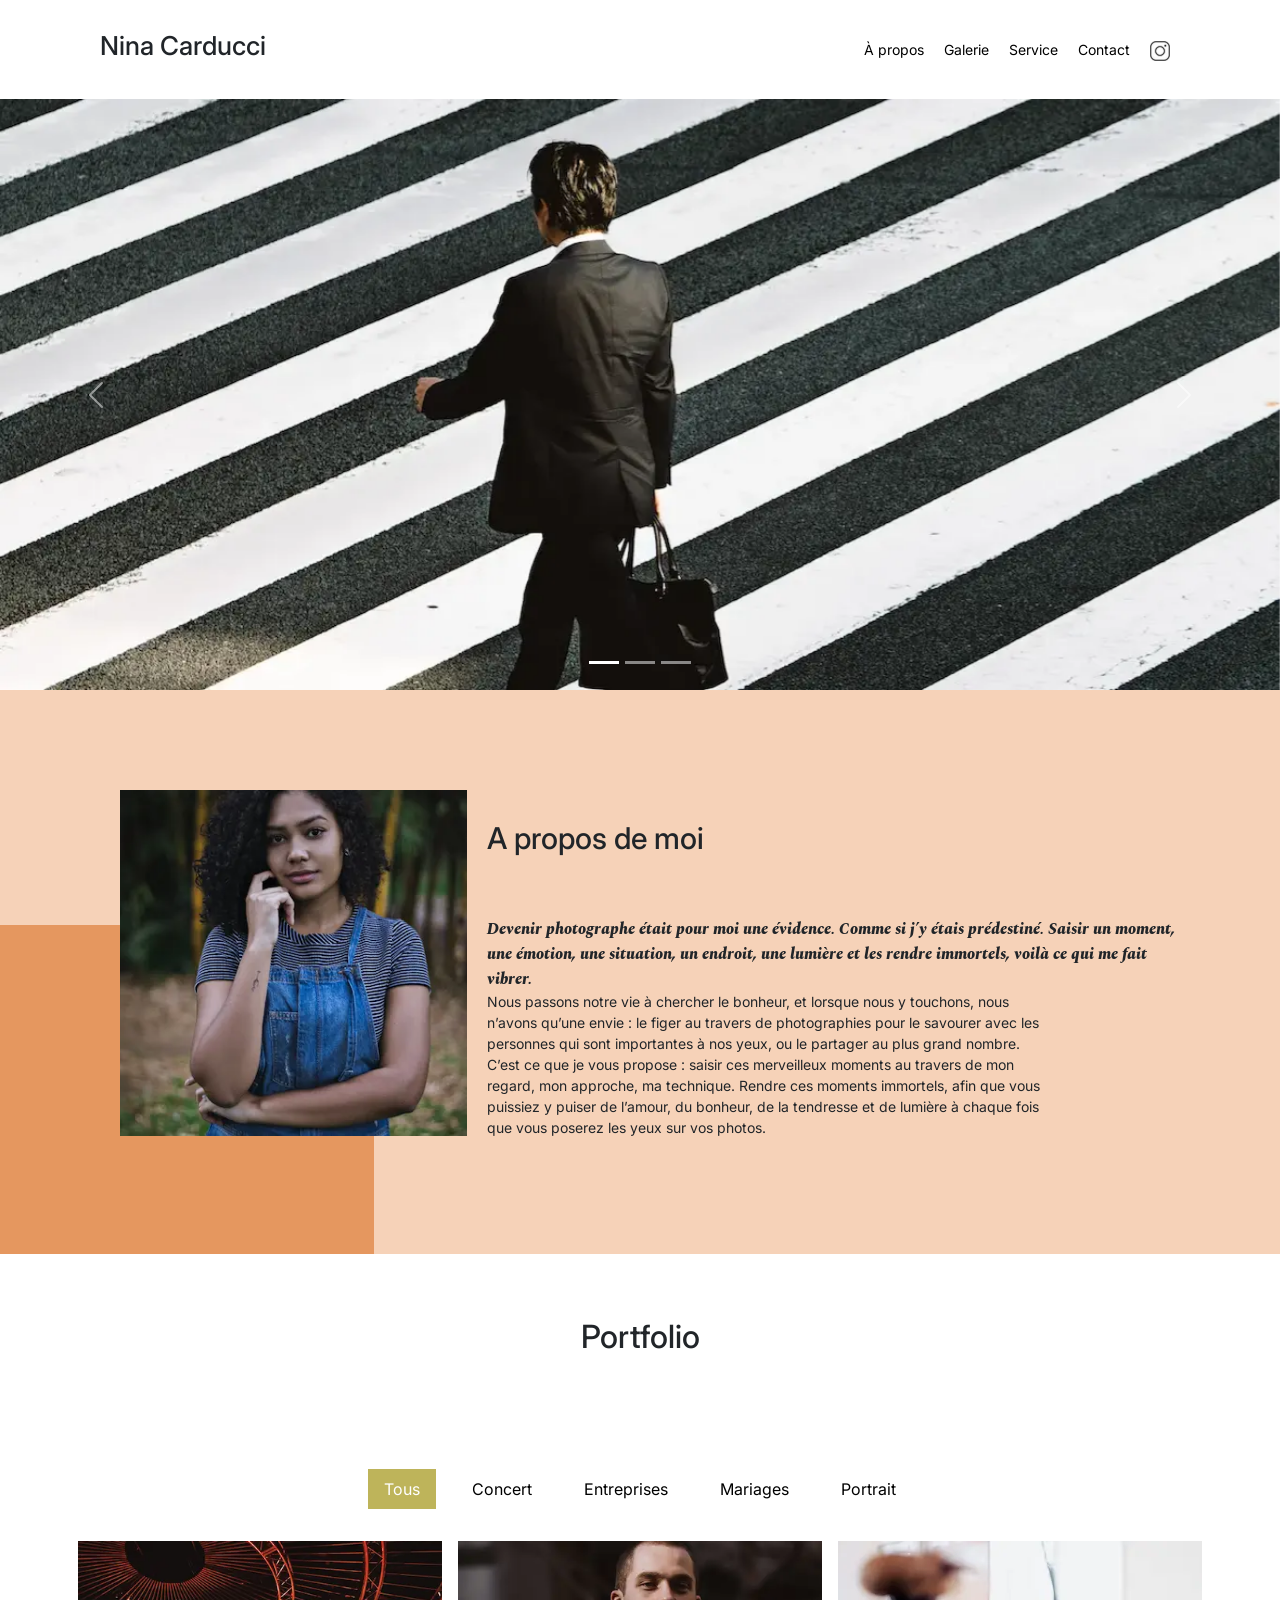
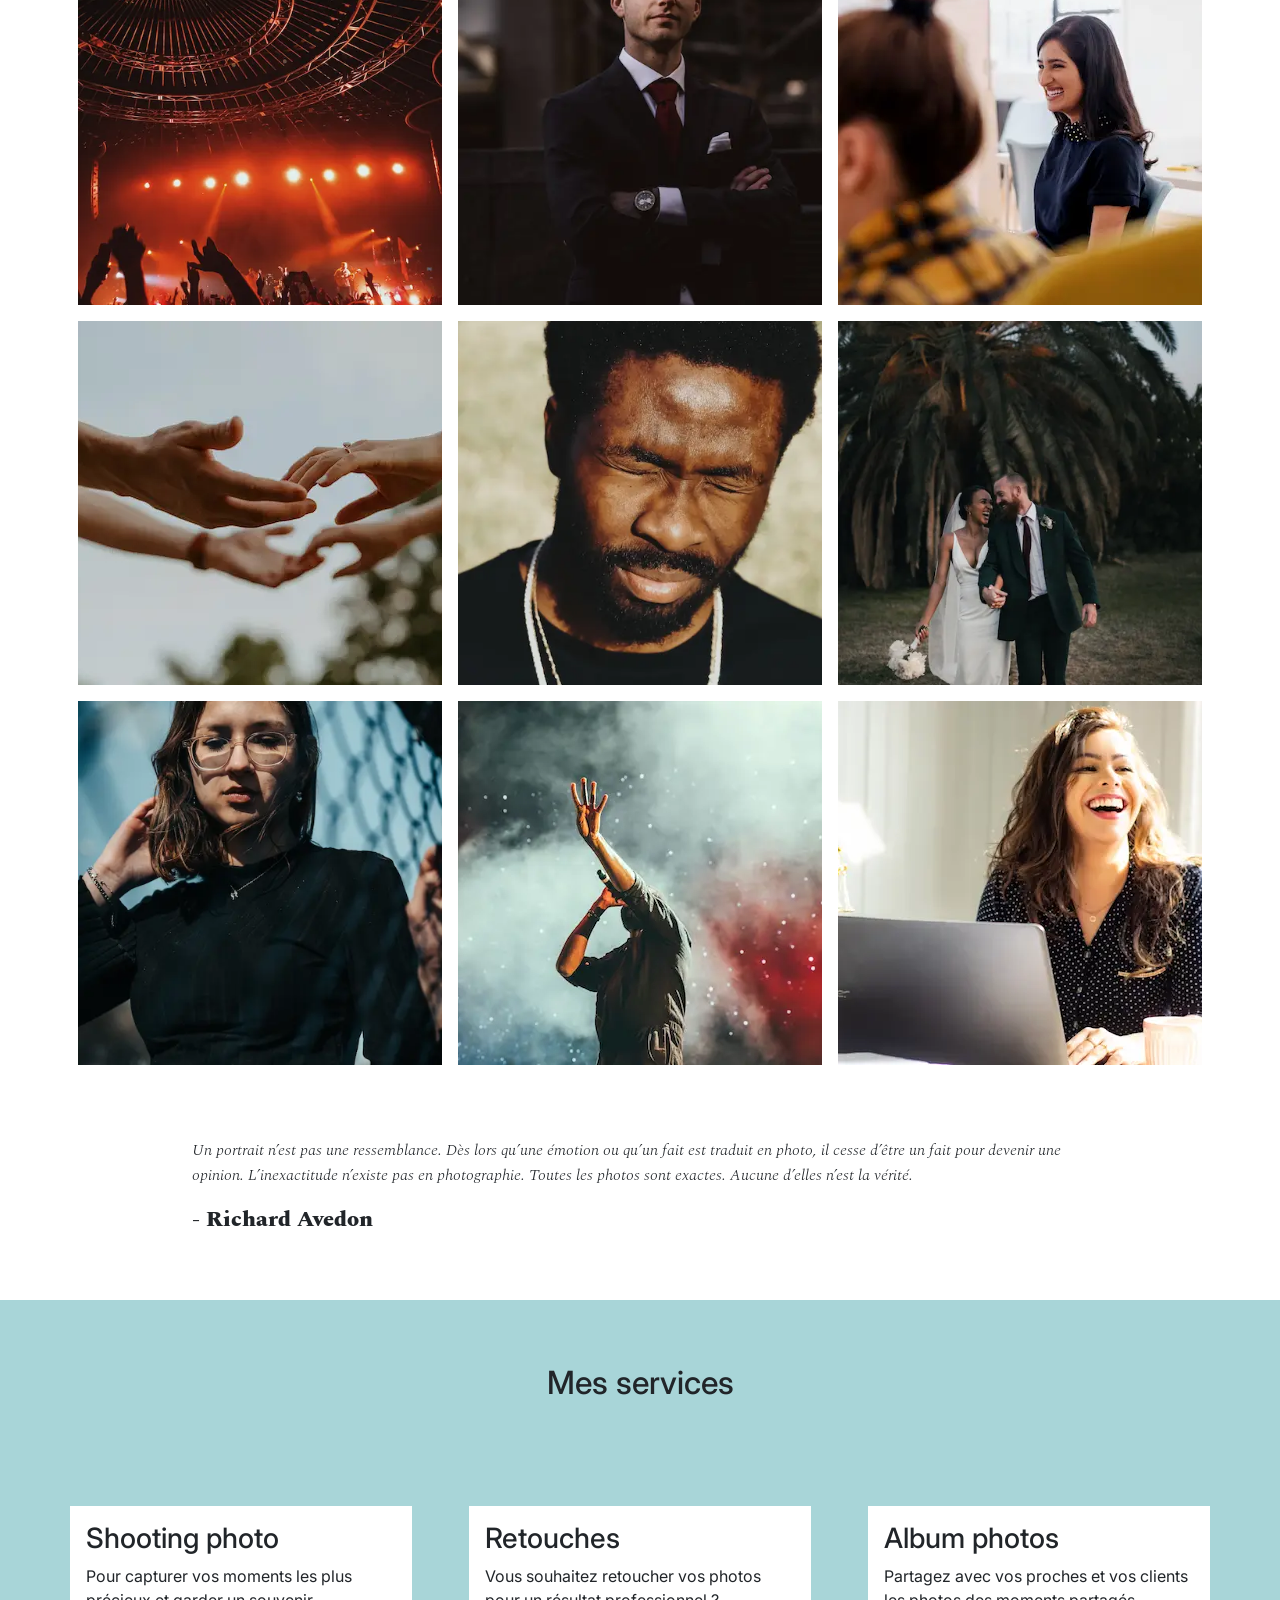
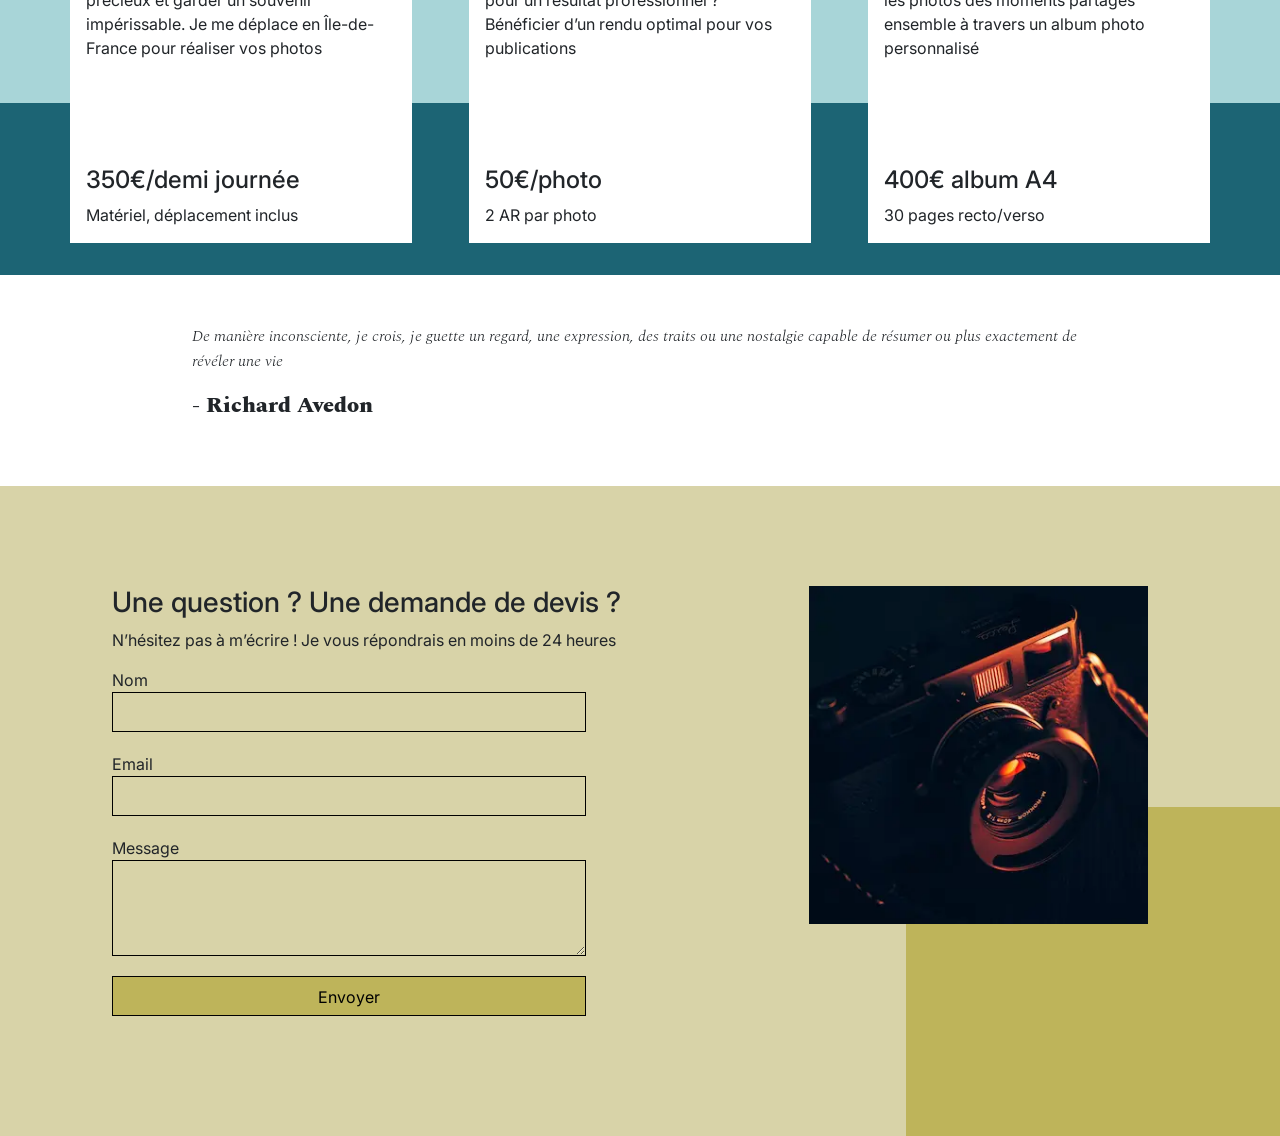
<file: index.html>
<!DOCTYPE html>
<html lang="fr">
<head>
	<meta name="viewport" content="width=device-width, initial-scale=1.0">
	<link rel="stylesheet" href="./assets/bootstrap/bootstrap.min.css">
	<link rel="stylesheet" href="./assets/style.min.css">
	
	<link rel="preconnect" href="https://fonts.gstatic.com" crossorigin>
	<link href="https://fonts.googleapis.com/css2?family=Inter&family=Spectral:ital,wght@0,400;1,300;1,400;1,800&display=swap" rel="stylesheet">
	<meta charset="UTF-8">
	<script src="./assets/bootstrap/bootstrap.bundle.min.js" defer></script>
	<script src="https://code.jquery.com/jquery-3.4.1.min.js" integrity="sha256-CSXorXvZcTkaix6Yvo6HppcZGetbYMGWSFlBw8HfCJo=" crossorigin="anonymous"></script>

	<meta name="description" content="Photographe professionnelle à Bordeaux, spécialisée dans les moments uniques : mariages, concerts, portraits. Découvrez mon portfolio.">	
	
	<!-- Open Graph meta pour Facebook et Linkdin -->
	<meta property="og:title" content="Portfolio de la photographe Nina Carducci" >
	<meta property="og:url" content="https://marinevnt.github.io/Nina-Carducci--OpenClassrooms/" >
	<meta property="og:image" content="https://marinevnt.github.io/Nina-Carducci--OpenClassrooms/assets/images/nina-carducci-portrait-social-medias.webp" >
	<meta property="og:description" content="Photographe professionnelle à Bordeaux, spécialisée dans les moments uniques : mariages, concerts, portraits. Découvrez mon portfolio.">
	<meta property="og:site_name" content="Nina Carducci" >
	<meta property="og:type" content="website" >

	<!-- Twitter summary card with large image must be at least 280x150px -->
	<meta name="twitter:card" content="summary">
	<meta name="twitter:title" content="Portfolio de la photographe Nina Carducci">
	<meta name="twitter:description" content="Photographe professionnelle à Bordeaux, spécialisée dans les moments uniques : mariages, concerts, portraits. Découvrez mon portfolio.">
	<meta name="twitter:image" content="https://marinevnt.github.io/Nina-Carducci--OpenClassrooms/" >
	<meta name="twitter:url" content="assets/images/nina-carducci-portrait-twitter-image.webp">

	<title>Portfolio de la photographe Nina Carducci</title>
</head>

<body>
<header class="top-header">
	<h1 class="name">Nina Carducci</h1>
	<div class="nav">   
		<ul>
			<li><a href="#about" aria-label="À propos de moi">À propos</a></li>
			<li><a href="#gallery" aria-label="Voir ma galerie de photos">Galerie</a></li>
			<li><a href="#services" aria-label="Découvrir mes services de photographie">Service</a></li>
			<li><a href="#contact" aria-label="Formulaire de contact">Contact</a></li>
			<li><a class="social-link" href="https://www.instagram.com/ninacarducci.photo/?hl=fr" target="_blank"><img src="assets/images/logo-instagram.webp" alt="logo Instagram" aria-label="Lien vers le profil instagram" width="20" height="20"></a></li>
		</ul>
	</div>
</header>
<section id="header">
	<div id="carouselExampleIndicators" class="carousel slide" data-bs-ride="carousel">
		<div class="carousel-indicators">
			<button type="button" data-bs-target="#carouselExampleIndicators" data-bs-slide-to="0" class="active" aria-current="true" aria-label="Slide 1"></button>
			<button type="button" data-bs-target="#carouselExampleIndicators" data-bs-slide-to="1" aria-label="Slide 2"></button>
			<button type="button" data-bs-target="#carouselExampleIndicators" data-bs-slide-to="2" aria-label="Slide 3"></button>
		</div>
		<div class="carousel-inner">
			<div class="carousel-item active">
				<img src="./assets/images/slider/ryoji-iwata-men-walking-pedestrian-crossing.webp" 
					srcset="assets/images/slider/ryoji-iwata-men-walking-pedestrian-crossing-w1180-h545.webp 1180w, assets/images/slider/ryoji-iwata-men-walking-pedestrian-crossing-w1000-h462.webp 1000w, assets/images/slider/ryoji-iwata-men-walking-pedestrian-crossing-w650-h300.webp 650w"
					sizes=" (max-width: 1180px) 1180px,  (max-width: 1000px) 1000px,  (max-width: 650px) 650px, 100vw"
					class="d-block w-100 h-auto" 
					alt="homme marchant sur un passage piéton"
					width="1350"
					height="624"
					>
			</div>
			<div class="carousel-item">
				<img src="./assets/images/slider/nicholas-green-crowd-concert.webp" 
					srcset="assets/images/slider/nicholas-green-crowd-concert-w1180-h545.webp 1180w, assets/images/slider/nicholas-green-crowd-concert-w1000-h462.webp 1000w, assets/images/slider/nicholas-green-crowd-concert-w650-h300.webp 650w"
					sizes=" (max-width: 1180px) 1180px,  (max-width: 1000px) 1000px,  (max-width: 650px) 650px, 100vw"
					class="d-block w-100 h-auto" 
					alt="foule à un concert"
					loading="lazy"
					width="1350"
					height="624"
					>
			</div>
			<div class="carousel-item">
				<img src="./assets/images/slider/edward-cisneros-wedding-celebretion.webp" 
					srcset="assets/images/slider/edward-cisneros-wedding-celebretion-w1180-h545.webp 1180w, assets/images/slider/edward-cisneros-wedding-celebretion-w1000-h462.webp 1000w, assets/images/slider/edward-cisneros-wedding-celebretion-w650-h300.webp 650w"
					sizes=" (max-width: 1180px) 1180px,  (max-width: 1000px) 1000px,  (max-width: 650px) 650px, 100vw"
					class="d-block w-100 h-auto" 
					alt="mariage"
					loading="lazy"
					width="1350"
					height="624"
					>
			</div>
		</div>
		<button class="carousel-control-prev" type="button" data-bs-target="#carouselExampleIndicators" data-bs-slide="prev">
			<span class="carousel-control-prev-icon" aria-hidden="true"></span>
			<span class="visually-hidden">Previous</span>
		</button>
		<button class="carousel-control-next" type="button" data-bs-target="#carouselExampleIndicators" data-bs-slide="next">
			<span class="carousel-control-next-icon" aria-hidden="true"></span>
			<span class="visually-hidden">Next</span>
		</button>
	</div>
</section>
<aside id="about">
	<div class="picture left">
		<img src="./assets/images/nina-carducci-portrait.webp" 
			srcset="./assets/images/nina-carducci-portrait-w470-h469.webp 1180w, ./assets/images/nina-carducci-portrait-w400-h399.webp 1000w, ./assets/images/nina-carducci-portrait.webp 650w"
			sizes="(max-width: 1180px) 470px, (max-width: 1000px) 400px, (max-width: 650px) 362px, 362px"
			alt="portrait de Nina Carducci" 
			loading="lazy"
			width="362"
			height="361">
	</div>
	<div id="about-me">
		<h2 class="about-me__title">A propos de moi</h2>
		<span class="about-me__introduction">Devenir photographe était pour moi une évidence. Comme si j’y étais prédestiné. Saisir un moment, une émotion, une situation, un endroit, une lumière et les rendre immortels, voilà ce qui me fait vibrer.</span>
		<p>Nous passons notre vie à chercher le bonheur, et lorsque nous y touchons, nous n’avons qu’une envie : le figer au travers de photographies pour le savourer avec les personnes qui sont importantes à nos yeux, ou le partager au plus grand nombre.
			C’est ce que je vous propose : saisir ces merveilleux moments au travers de mon regard, mon approche, ma technique. Rendre ces moments immortels, afin que vous puissiez y puiser de l’amour, du bonheur, de la tendresse et de lumière à chaque fois que vous poserez les yeux sur vos photos.</p>
	</div>
</aside>
<section id="gallery">
	<h2 class="title">Portfolio</h2>
	<div class="container py-3">
		<div class="gallery" style="display: none">
			<img data-gallery-tag="Concert" class="gallery-item" src="./assets/images/gallery/concerts/aaron-paul-concert-1.webp" alt="concert" loading="lazy">
			<img data-gallery-tag="Entreprises" class="gallery-item" src="./assets/images/gallery/entreprise/ali-morshedlou-buisness-man.webp" alt="homme d'affaire" loading="lazy">
			<img data-gallery-tag="Entreprises" class="gallery-item" src="./assets/images/gallery/entreprise/jason-goodman-buisness-portrait.webp" alt="portrait en entreprise" loading="lazy">
			<img data-gallery-tag="Mariages" class="gallery-item" src="./assets/images/gallery/mariage/hannah-busing-wedding-hands.webp" alt="mains" loading="lazy">
			<img data-gallery-tag="Portrait" class="gallery-item" src="./assets/images/gallery/portraits/ade-tunji-man-portrait.webp" alt="portrait d'homme" loading="lazy">
			<img data-gallery-tag="Mariages" class="gallery-item" src="./assets/images/gallery/mariage/jakob-owens-wedding-portrait.webp" alt="photo de mariés" loading="lazy">
			<img data-gallery-tag="Portrait" class="gallery-item" src="./assets/images/gallery/portraits/nino-van-prattenburg-women-portrait.webp" alt="portrait de femme" loading="lazy">
			<img data-gallery-tag="Concert" class="gallery-item" src="./assets/images/gallery/concerts/austin-neill-concert.webp" alt="concert" loading="lazy">
			<img data-gallery-tag="Entreprises" class="gallery-item" src="./assets/images/gallery/entreprise/mateus-campos-felipe-woman-portrait.webp" alt="portrait de femme en entreprise" loading="lazy">
		</div>
	</div>
	<div class="quote">
		<figure>
			<blockquote>
				<span class="quote__text">Un portrait n’est pas une ressemblance. Dès lors qu’une émotion ou qu’un fait est traduit en photo, il cesse d’être un fait pour devenir une opinion. L’inexactitude n’existe pas en photographie. Toutes les photos sont exactes. Aucune d’elles n’est la vérité.</span>
			</blockquote>
			<figcaption class="quote__author">- Richard Avedon</figcaption>
		</figure>
	</div>
</section>
<section id="services">
	<h2 class="title">Mes services</h2>
	<div class="container">
		<div class="service">
			<div class="service__description">
				<h3>Shooting photo</h3>
				<p>Pour capturer vos moments les plus précieux et garder un souvenir impérissable. Je me déplace en Île-de-France pour réaliser vos photos</p>
			</div>
			<div class="service__price">
				<h4>350€/demi journée</h4>
				<span>Matériel, déplacement inclus</span>
			</div>

		</div>
		<div class="service">
			<div class="service__description">
				<h3>Retouches</h3>
				<p>Vous souhaitez retoucher vos photos pour un résultat professionnel ? Bénéficier d’un rendu optimal pour vos publications</p>
			</div>
			<div class="service__price">
				<h4>50€/photo</h4>
				<span>2 AR par photo</span>
			</div>
		</div>
		<div class="service">
			<div class="service__description">
				<h3>Album photos</h3>
				<p>Partagez avec vos proches et vos clients les photos des moments partagés ensemble à travers un album photo personnalisé</p>
			</div>
			<div class="service__price">
				<h4>400€ album A4</h4>
				<span>30 pages recto/verso</span>
			</div>
		</div>
	</div>
</section>
<section class="quote">
	<figure>
		<blockquote>
			<span class="quote__text">De manière inconsciente, je crois, je guette un regard, une expression, des traits ou une nostalgie capable de résumer ou plus exactement de révéler une vie</span>
		</blockquote>
		<figcaption class="quote__author">- Richard Avedon</figcaption>
	</figure>
</section>
<footer id="contact">
	<div class="container">
		<div class="form-container">
			<h3>Une question ? Une demande de devis ?</h3>
			<p> N’hésitez pas à m’écrire ! Je vous répondrais en moins de 24 heures</p>
			<form action="" method="post">
				<label for="nom">Nom</label>
				<input type="text" name="nom" id="nom">
				<label for="email">Email</label>
				<input type="email" name="email" id="email">
				<label for="message">Message</label>
				<textarea name="message" id="message" cols="30" rows="10"></textarea>
				<input type="submit" value="Envoyer">
			</form>
		</div>
		<div class="picture right">
			<img src="./assets/images/camera.webp" alt="caméra" loading="lazy" width="354" height="353">
		</div>
	</div>
</footer>
<link rel="preconnect" href="https://fonts.googleapis.com">
<script src="./assets/maugallery.min.js" defer></script>
<script src="./assets/scripts.min.js" defer></script>
<!-- Balisage JSON-LD pour les données structurées Schema.org -->
<script type="application/ld+json">
	{
	"@context": "http://schema.org",
	"@type": "LocalBusiness",
	"name": "Nina Carducci",
	"description": "Photographe professionnelle à Bordeaux, spécialisée dans les moments uniques : mariages, concerts, portraits. Découvrez mon portfolio.",
	"image": "./assets/images/nina-carducci-portrait.webp",
	"address": {
		"@type": "PostalAddress",
		"streetAddress": "68 avenue Alsace Lorraine",
		"addressLocality": "Bordeaux",
		"postalCode": "33200",
		"addressCountry": "FR"
	},
	"telephone": "+33-5-56-67-78-89",
	"openingHours": "Mo-Fr 10:00-19:00"
	}
	</script>
</body>
</html>
</file>
<file: assets/style.min.css>
.nav a,.nav-pills .nav-link{color:#000}.about-me__introduction,.quote,.quote__text{font-style:italic;font-family:Spectral}.quote,.quote__author,.quote__text{font-family:Spectral}.service,.top-header{background-color:#fff;display:flex}#about,#contact{padding-inline:100px;padding-block:100px}.picture.left::before,.picture.right::before{content:' ';width:374px;height:329px;bottom:0;z-index:-1}#about,#contact .container,.nav ul,.service,.top-header,form{display:flex}body{max-width:1920px;margin:auto}*{font-family:Inter;font-style:normal}.top-header{position:sticky;top:0;z-index:1000;justify-content:space-between;padding-inline:100px;padding-block:30px;align-items:center}#about,#contact,#services,.item-column{position:relative}.top-header .name{font-size:26px}.nav ul{list-style-type:none;font-size:14px;margin-bottom:0}.nav li{padding-inline:10px}.nav a{text-decoration:none}.social-link img{width:20px}#about{background-color:#f6d2b8}.picture.left::before{background-color:#e5975f;position:absolute;left:0}.picture{flex:1;margin:0 20px;z-index:0}.picture img{width:100%;height:auto}#about-me,.form-container{flex:2}.about-me__title{margin-top:1em;margin-bottom:60px;font-size:30px}.about-me__introduction{font-weight:800;width:60%}#about-me p{width:80%;font-size:14px}.title{text-align:center;padding-block:2em}.gallery .nav{justify-content:center}.nav-pills .nav-link.active,.nav-pills .show>.nav-link{color:#fff;background-color:#beb45a;border-radius:0}form input,form textarea{width:100%;background-color:transparent;border:1px solid;margin-bottom:20px}.item-column{margin-bottom:0!important;padding:0}.item-column::after{content:"";display:block;padding-bottom:100%}.gallery-item{position:absolute;width:100%;height:100%;object-fit:cover;padding:.5em}.quote{width:70%;margin:auto;padding-block:3em}.quote__text{font-weight:300}.quote__author{font-weight:800;font-size:22px}#services{margin:auto;background-color:#a8d5d8}#services .container::before{content:' ';background-color:#1c6474;position:absolute;width:100%;height:30%;bottom:0;left:0;z-index:0}#services .container{justify-content:space-between;display:flex;padding:2em 0}.service{max-width:390px;width:30%;height:337px;padding:1em;flex-direction:column;justify-content:space-between;z-index:1}#contact{margin:auto;background-color:#d8d3a8}.picture.right::before{background-color:#beb45a;position:absolute;right:0}form{flex-direction:column;width:70%;align-items:flex-start}form input{height:2.5em}form textarea{height:5em;line-height:2.5em;font-size:1.2em}input[type=submit]{background-color:#beb45a;padding:.5em 1em}@media all and (max-width:1180px){.picture{flex:2}#about,#contact .container{align-items:center}.about-me__title{margin-top:0;margin-bottom:1em}#about-me h6,#about-me p{width:100%}}@media all and (max-width:1000px){.picture.left::before,.picture.right::before{height:30%;position:absolute;z-index:-1;width:100%}#about,#contact .container,#services .container{flex-direction:column}.picture{width:50%}.picture.left::before{bottom:auto;top:0;left:0}.about-me__title{text-align:center;margin-top:1em}.service{width:100%;max-width:100%;height:auto;margin:2em 0}.service__description{margin-bottom:1em}#services .container::before{width:30%;height:100%;bottom:0;right:0;left:auto;z-index:0}#contact .picture.right{margin-top:1em}.picture.right::before{bottom:0;right:0}}@media all and (max-width:650px){.top-header{flex-direction:column;padding-inline:0}.top-header .nav,.top-header .nav ul{width:100%;padding:0}.top-header .nav li{flex:1;padding-block:1em;text-align:center}.picture.left::before,.picture.right::before{height:150px}#services .container{align-items:center}.service{max-width:90%}#about,#contact{padding-inline:2em;padding-block:2em}form{width:100%}.picture{width:80%}}
</file>
